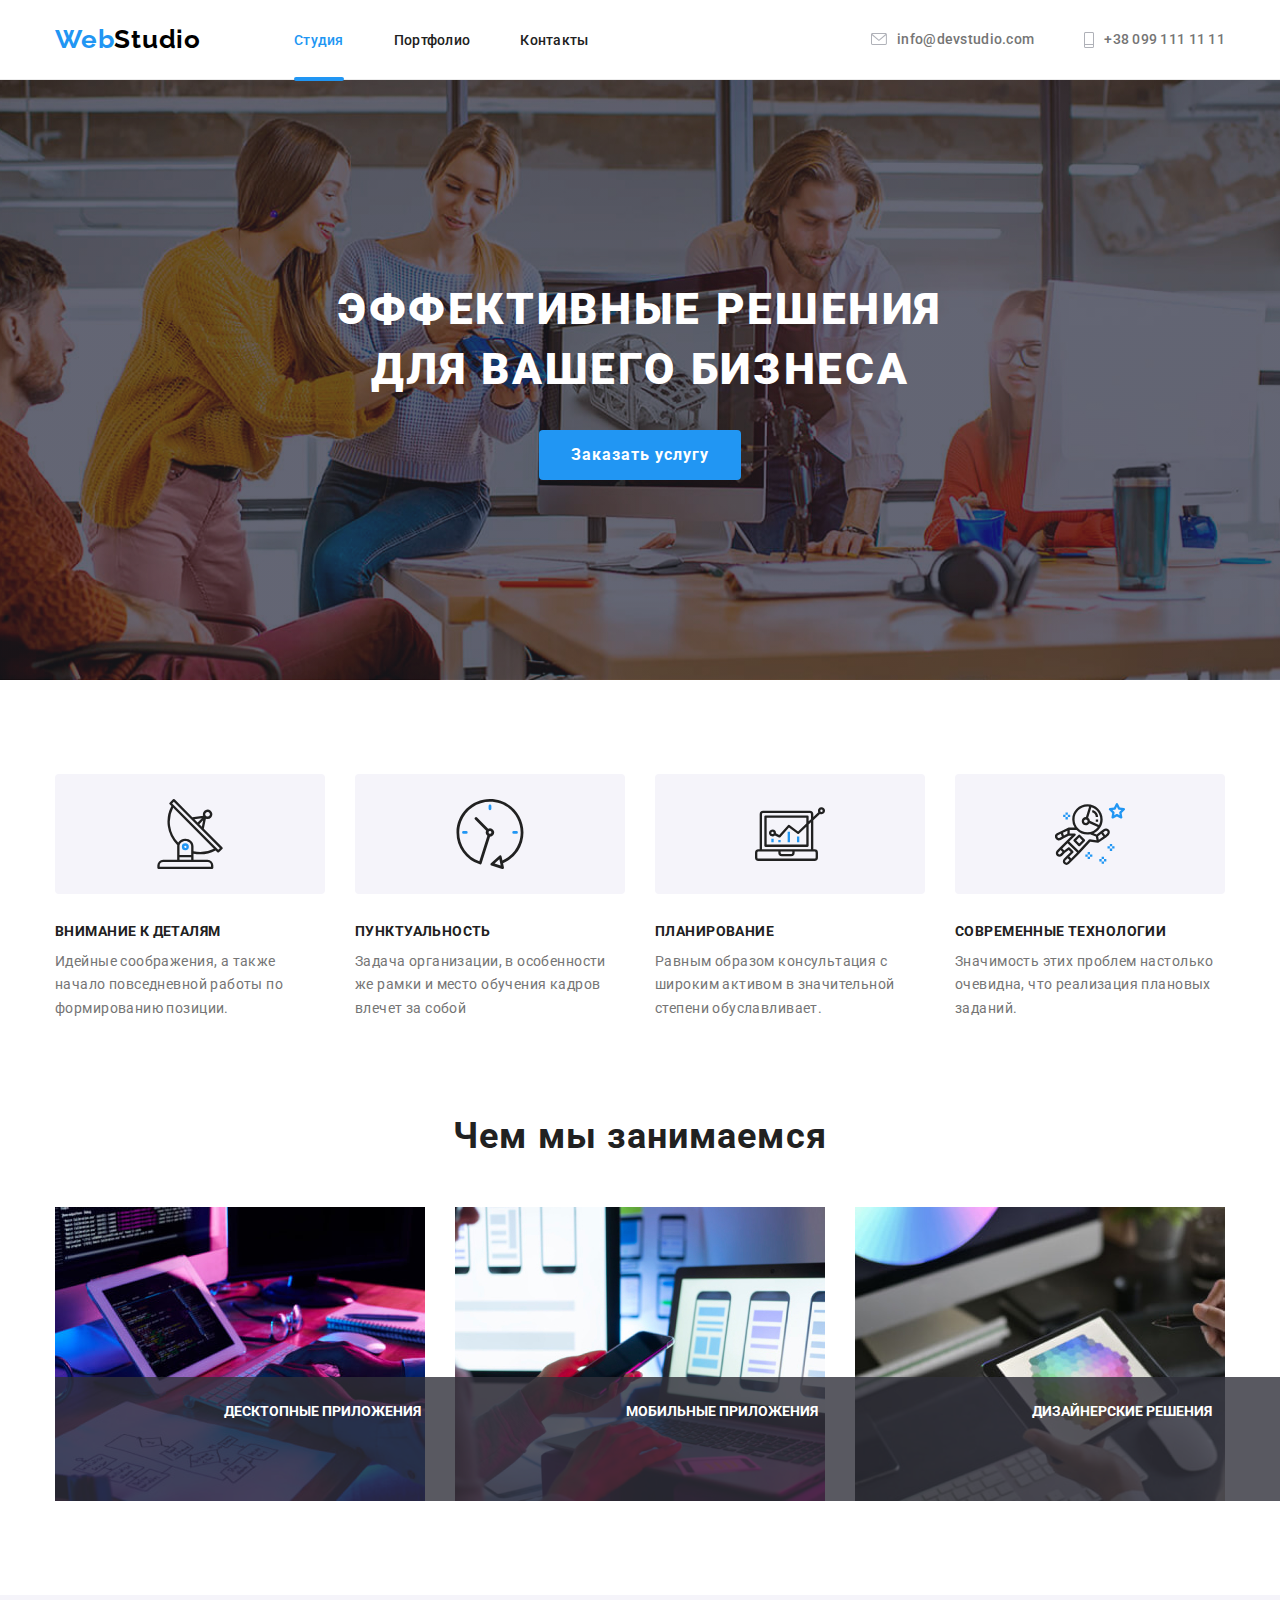
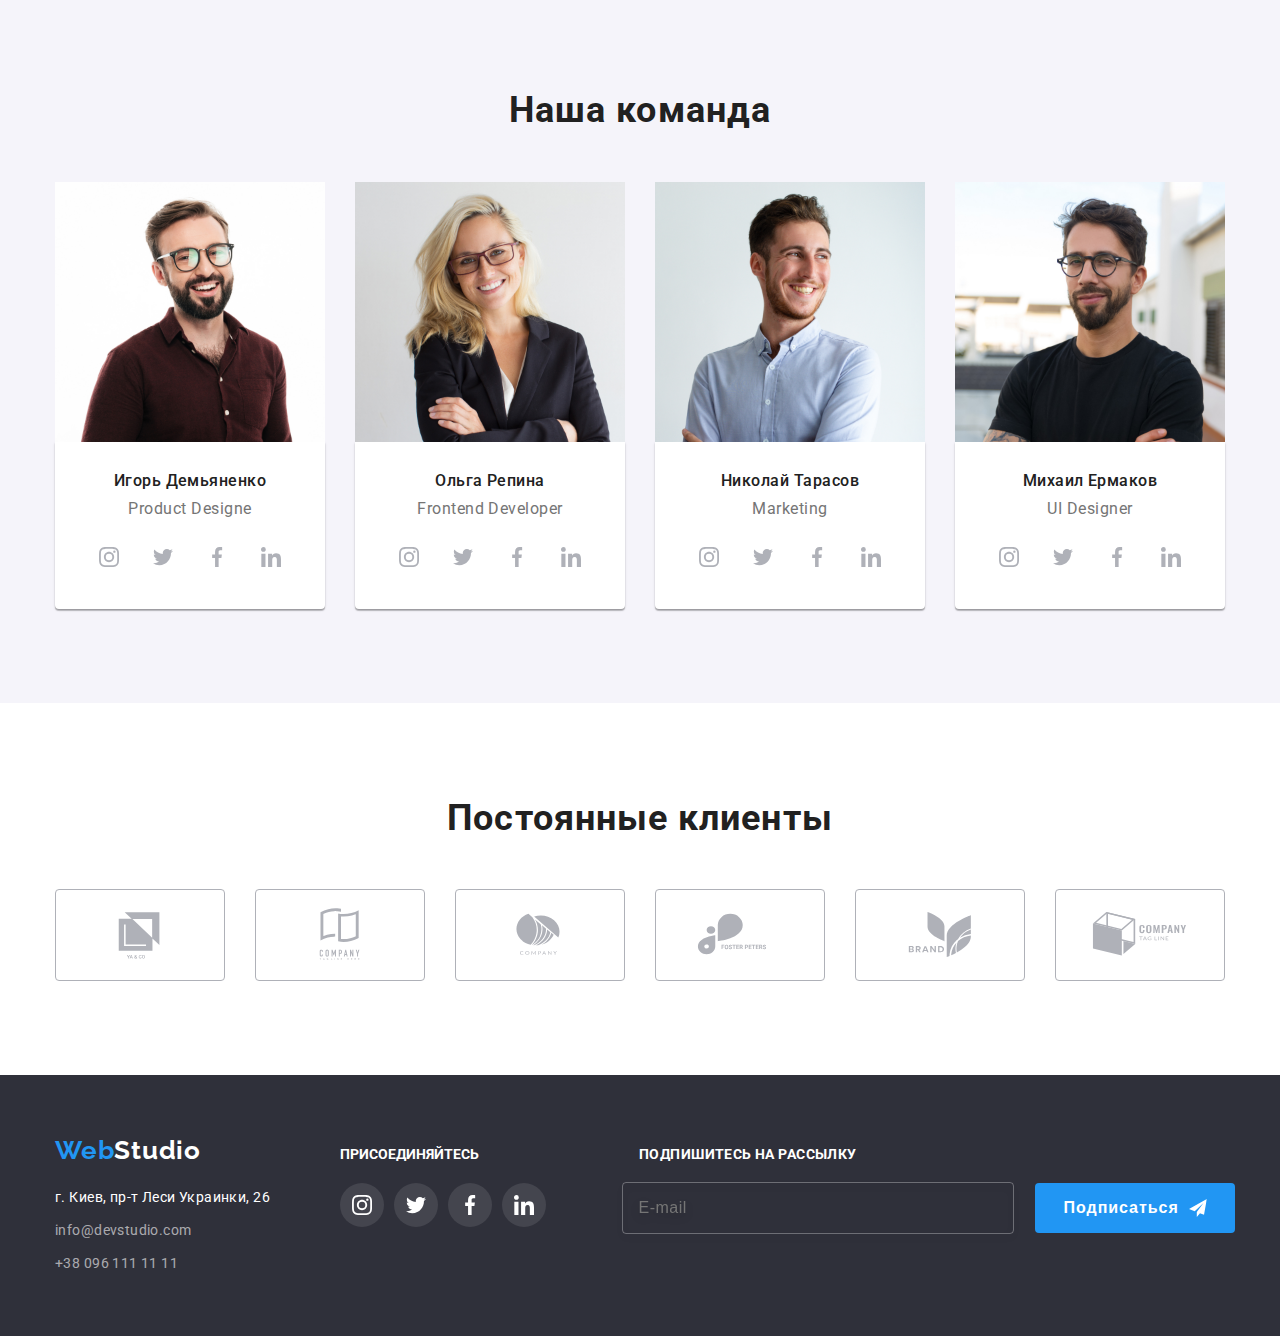
<file: index.html>
<!DOCTYPE html>
<html lang="ru">

<head>
  <meta charset="UTF-8" />
  <meta http-equiv="X-UA-Compatible" content="IE=edge" />
  <meta name="viewport" content="width=device-width, initial-scale=1.0" />
  <title>Студия</title>
  <link rel="preconnect" href="https://fonts.googleapis.com" />
  <link rel="preconnect" href="https://fonts.gstatic.com" crossorigin />
  <link href="https://fonts.googleapis.com/css2?family=Raleway:wght@700&family=Roboto:wght@400;500;700;900&display=swap"
    rel="stylesheet" />
  <link rel="stylesheet" href="https://cdnjs.cloudflare.com/ajax/libs/modern-normalize/1.1.0/modern-normalize.min.css"
    integrity="sha512-wpPYUAdjBVSE4KJnH1VR1HeZfpl1ub8YT/NKx4PuQ5NmX2tKuGu6U/JRp5y+Y8XG2tV+wKQpNHVUX03MfMFn9Q=="
    crossorigin="anonymous" referrerpolicy="no-referrer" />
  <link rel="stylesheet" href="./css/styles.css" />
  <link rel="stylesheet" href="./css/main.min.css" />
</head>

<body>
  <!--Шапка-->
  <header class="top-line">
    <div class="container container-top-line">
      <nav class="navigation">
        <a class="logo-home" href="index.html"><span class="logo-web">Web</span><span
            class="logo-studio">Studio</span></a>
        <ul class="nav__list">
          <li class="nav__item">
            <a class="nav__link selected" href="index.html">Студия</a>
          </li>
          <li class="nav__item">
            <a class="nav__link" href="portfolio.html">Портфолио</a>
          </li>
          <li class="nav__item"><a class="nav__link" href="">Контакты</a></li>
        </ul>
      </nav>
      <ul class="top-line-contacts-list">
        <li class="contact-item">
          <a class="contact-link" href="mailto:info@devstudio.com"><svg class="contact-icon" width="16" height="12">
              <use href="./images/sprite.svg#icon-envelope"></use>
            </svg>info@devstudio.com</a>
        </li>
        <li class="contact-item">
          <a class="contact-link" href="tel:++380991111111"><svg class="contact-icon" width="10" height="16">
              <use href="./images/sprite.svg#icon-Vector"></use>
            </svg>+38 099 111 11 11</a>
        </li>
      </ul>
    </div>
  </header>
  <main>
    <!--Банер-->
    <section class="hero">
      <div class="hero__container">
        <h1 class="hero__slogan">Эффективные решения для вашего бизнеса</h1>
        <button class="hero__btn" type="button" data-modal-open>Заказать услугу</button>

      </div>
    </section>
    <!--Особенности-->
    <section class="features section">
      <div class="container">
        <h2 class="section-title visually-hidden">Особенности</h2>
        <ul class="features-list">
          <li class="features-item">
            <div class="container-icon">
              <svg class="features-icon" width="70" height="70">
                <use href="./images/sprite.svg#icon-antenna"></use>
              </svg>
            </div>
            <h3 class="title-feature">Внимание к деталям</h3>
            <p class="descktription-feature">
              Идейные соображения, а также начало повседневной работы по
              формированию позиции.
            </p>
          </li>
          <li class="features-item">
            <div class="container-icon">
              <svg class="features-icon" width="70" height="70">
                <use href="./images/sprite.svg#icon-clock"></use>
              </svg>
            </div>
            <h3 class="title-feature">Пунктуальность</h3>
            <p class="descktription-feature">
              Задача организации, в особенности же рамки и место обучения
              кадров влечет за собой
            </p>
          </li>
          <li class="features-item">
            <div class="container-icon">
              <svg class="features-icon" width="70" height="70">
                <use href="./images/sprite.svg#icon-diagram"></use>
              </svg>
            </div>
            <h3 class="title-feature">Планирование</h3>
            <p class="descktription-feature">
              Равным образом консультация с широким активом в значительной
              степени обуславливает.
            </p>
          </li>
          <li class="features-item">
            <div class="container-icon">
              <svg class="features-icon" width="70" height="70">
                <use href="./images/sprite.svg#icon-astronaut"></use>
              </svg>
            </div>
            <h3 class="title-feature">Современные технологии</h3>
            <p class="descktription-feature">
              Значимость этих проблем настолько очевидна, что реализация
              плановых заданий.
            </p>
          </li>
        </ul>
      </div>
    </section>
    <!--Чем мы занимаемся-->
    <section class="gallery-previews section">
      <div class="container">
        <h2 class="preview-title">Чем мы занимаемся</h2>
        <ul class="preview-list">
          <li class="preview-item">
            <img src="./images/box1.jpg" alt="верстка сайта" width="370" height="294">
            <p class="preview-text">десктопные приложения</p>
          </li>
          <li class="preview-item">
            <img src="./images/box2.jpg" alt="работа за ноутбуком" width="370" height="294">
            <p class="preview-text">мобильные приложения</p>
          </li>
          <li class="preview-item">
            <img src="./images/box3.jpg" alt="современные технологии" width="370" height="294">
            <p class="preview-text">дизайнерские решения</p>
          </li>
        </ul>
      </div>
    </section>
    <!--Наша команда-->
    <section class="team section">
      <div class="container">
        <h2 class="team-title">Наша команда</h2>
        <ul class="team-card-list">
          <li class="card-item">
            <img src="./images/comanda/Игорь.jpg" alt="Игорь" width="270" height="260" />
            <div class="card-title">
              <h3 class="member-name">Игорь Демьяненко</h3>
              <p class="member-metier" lang="en">Product Designe</p>
              <ul class="team-soc-list list">
                <li class="team-soc-item">
                  <a class="team-soc-link" href="" target="_blank" rel="noopener noreferrer"
                    aria-label="иконка instagram">
                    <svg class="team-soc-icon" width="20" height="20">
                      <use href="./images/sprite.svg#icon-instagram"></use>
                    </svg>
                  </a>
                </li>
                <li class="team-soc-item">
                  <a class="team-soc-link" href="" target="_blank" rel="noopener noreferrer"
                    aria-label="иконка twitter">
                    <svg class="team-soc-icon" width="20" height="20">
                      <use href="./images/sprite.svg#icon-twitter"></use>
                    </svg>
                  </a>
                </li>
                <li class="team-soc-item">
                  <a class="team-soc-link" href="" target="_blank" rel="noopener noreferrer"
                    aria-label="иконка facebook">
                    <svg class="team-soc-icon" width="20" height="20">
                      <use href="./images/sprite.svg#icon-facebook"></use>
                    </svg>
                  </a>
                </li>
                <li class="team-soc-item">
                  <a class="team-soc-link" href="" target="_blank" rel="noopener noreferrer"
                    aria-label="иконка linkedin">
                    <svg class="team-soc-icon" width="20" height="20">
                      <use href="./images/sprite.svg#icon-linkedin"></use>
                    </svg>
                  </a>
                </li>
              </ul>
            </div>
          </li>
          <li class="card-item">
            <img src="./images/comanda/Ольга.jpg" alt="Ольга" width="270" height="260" />
            <div class="card-title">
              <h3 class="member-name">Ольга Репина</h3>
              <p class="member-metier" lang="en">Frontend Developer</p>
              <ul class="team-soc-list list">
                <li class="team-soc-item">
                  <a class="team-soc-link" href="" target="_blank" rel="noopener noreferrer"
                    aria-label="иконка instagram">
                    <svg class="team-soc-icon" width="20" height="20">
                      <use href="./images/sprite.svg#icon-instagram"></use>
                    </svg>
                  </a>
                </li>
                <li class="team-soc-item">
                  <a class="team-soc-link" href="" target="_blank" rel="noopener noreferrer"
                    aria-label="иконка twitter">
                    <svg class="team-soc-icon" width="20" height="20">
                      <use href="./images/sprite.svg#icon-twitter"></use>
                    </svg>
                  </a>
                </li>
                <li class="team-soc-item">
                  <a class="team-soc-link" href="" target="_blank" rel="noopener noreferrer"
                    aria-label="иконка facebook">
                    <svg class="team-soc-icon" width="20" height="20">
                      <use href="./images/sprite.svg#icon-facebook"></use>
                    </svg>
                  </a>
                </li>
                <li class="team-soc-item">
                  <a class="team-soc-link" href="" target="_blank" rel="noopener noreferrer"
                    aria-label="иконка linkedin">
                    <svg class="team-soc-icon" width="20" height="20">
                      <use href="./images/sprite.svg#icon-linkedin"></use>
                    </svg>
                  </a>
                </li>
              </ul>
            </div>
          </li>
          <li class="card-item">
            <img src="./images/comanda/Колька.jpg" alt="Колька" width="270" height="260" />
            <div class="card-title">
              <h3 class="member-name">Николай Тарасов</h3>
              <p class="member-metier" lang="en">Marketing</p>
              <ul class="team-soc-list list">
                <li class="team-soc-item">
                  <a class="team-soc-link" href="" target="_blank" rel="noopener noreferrer"
                    aria-label="иконка instagram">
                    <svg class="team-soc-icon" width="20" height="20">
                      <use href="./images/sprite.svg#icon-instagram"></use>
                    </svg>
                  </a>
                </li>
                <li class="team-soc-item">
                  <a class="team-soc-link" href="" target="_blank" rel="noopener noreferrer"
                    aria-label="иконка twitter">
                    <svg class="team-soc-icon" width="20" height="20">
                      <use href="./images/sprite.svg#icon-twitter"></use>
                    </svg>
                  </a>
                </li>
                <li class="team-soc-item">
                  <a class="team-soc-link" href="" target="_blank" rel="noopener noreferrer"
                    aria-label="иконка facebook">
                    <svg class="team-soc-icon" width="20" height="20">
                      <use href="./images/sprite.svg#icon-facebook"></use>
                    </svg>
                  </a>
                </li>
                <li class="team-soc-item">
                  <a class="team-soc-link" href="" target="_blank" rel="noopener noreferrer"
                    aria-label="иконка linkedin">
                    <svg class="team-soc-icon" width="20" height="20">
                      <use href="./images/sprite.svg#icon-linkedin"></use>
                    </svg>
                  </a>
                </li>
              </ul>
            </div>
          </li>
          <li class="card-item">
            <img src="./images/comanda/Мишка.jpg" alt="Мишка" width="270" height="260" />
            <div class="card-title">
              <h3 class="member-name">Михаил Ермаков</h3>
              <p class="member-metier" lang="en">UI Designer</p>
              <ul class="team-soc-list list">
                <li class="team-soc-item">
                  <a class="team-soc-link" href="" target="_blank" rel="noopener noreferrer"
                    aria-label="иконка instagram">
                    <svg class="team-soc-icon" width="20" height="20">
                      <use href="./images/sprite.svg#icon-instagram"></use>
                    </svg>
                  </a>
                </li>
                <li class="team-soc-item">
                  <a class="team-soc-link" href="" target="_blank" rel="noopener noreferrer"
                    aria-label="иконка twitter">
                    <svg class="team-soc-icon" width="20" height="20">
                      <use href="./images/sprite.svg#icon-twitter"></use>
                    </svg>
                  </a>
                </li>
                <li class="team-soc-item">
                  <a class="team-soc-link" href="" target="_blank" rel="noopener noreferrer"
                    aria-label="иконка facebook">
                    <svg class="team-soc-icon" width="20" height="20">
                      <use href="./images/sprite.svg#icon-facebook"></use>
                    </svg>
                  </a>
                </li>
                <li class="team-soc-item">
                  <a class="team-soc-link" href="" target="_blank" rel="noopener noreferrer"
                    aria-label="иконка linkedin">
                    <svg class="team-soc-icon" width="20" height="20">
                      <use href="./images/sprite.svg#icon-linkedin"></use>
                    </svg>
                  </a>
                </li>
              </ul>
            </div>
          </li>
        </ul>
      </div>
    </section>
    <!--Постоянные клиенты-->
    <section class="section">
      <div class="container">
        <h2 class="section__title">Постоянные клиенты</h2>
        <ul class="client__list ">
          <li class="client__item">
            <a href="" class="client__link">
              <svg class="client__icon" width="106" height="60">
                <use href="./images/sprite.svg#icon-Logo"></use>
              </svg>
            </a>
          </li>
          <li class="client__item">
            <a href="" class="client__link">
              <svg class="client__icon" width="106" height="60">
                <use href="./images/sprite.svg#icon-Logo-1"></use>
              </svg>
            </a>
          </li>
          <li class="client__item">
            <a href="" class="client__link">
              <svg class="client__icon" width="106" height="60">
                <use href="./images/sprite.svg#icon-Logo-2"></use>
              </svg>
            </a>
          </li>
          <li class="client__item">
            <a href="" class="client__link">
              <svg class="client__icon" width="106" height="60">
                <use href="./images/sprite.svg#icon-Logo-3"></use>
              </svg>
            </a>
          </li>
          <li class="client__item">
            <a href="" class="client__link">
              <svg class="client__icon" width="106" height="60">
                <use href="./images/sprite.svg#icon-Logo-4"></use>
              </svg>
            </a>
          </li>
          <li class="client__item">
            <a href="" class="client__link">
              <svg class="client__icon" width="106" height="60">
                <use href="./images/sprite.svg#icon-Logo-5"></use>
              </svg>
            </a>
          </li>
        </ul>
      </div>
    </section>
  </main>
  <!--Подвал-->
  <footer class="footer">
    <div class="container address">
      <div class="address-container">
        <a class="footer-logo" href="index.html"><span class="footer-logo-web">Web</span><span
            class="footer-logo-studio">Studio</span></a>
        <address class="footer-address">
          <ul class="footer-contacts-list">
            <li class="footer-contact-item">
              <a class="footer-contact-link" href="https://goo.gl/maps/jhVAWQaJCBuwxQd86">
                <p class="map">г. Киев, пр-т Леси Украинки, 26</p>
              </a>
            </li>
            <li class="footer-contact-item">
              <a class="footer-contact-link" href="mailto:info@devstudio.com">info@devstudio.com</a>
            </li>
            <li class="footer-contacts-item">
              <a class="footer-contact-link" href="tel:+380961111111">+38 096 111 11 11</a>
            </li>
          </ul>
        </address>
      </div>
      <div class="join-container">
        <p class="join-text">присоединяйтесь</p>
        <ul class="join-soc-list list">
          <li class="join-soc-item">
            <a href="" class="join-soc-link">
              <svg class="join-soc-icon" width="20" height="20">
                <use href="./images/sprite.svg#icon-instagram"></use>
              </svg>
            </a>
          </li>
          <li class="join-soc-item">
            <a href="" class="join-soc-link">
              <svg class="join-soc-icon" width="20" height="20">
                <use href="./images/sprite.svg#icon-twitter"></use>
              </svg>
            </a>
          </li>
          <li class="join-soc-item">
            <a href="" class="join-soc-link">
              <svg class="join-soc-icon" width="20" height="20">
                <use href="./images/sprite.svg#icon-facebook"></use>
              </svg>
            </a>
          </li>
          <li class="join-soc-item">
            <a href="" class="join-soc-link">
              <svg class="join-soc-icon" width="20" height="20">
                <use href="./images/sprite.svg#icon-linkedin"></use>
              </svg>
            </a>
          </li>
        </ul>
      </div>
      <div class="footer-mail">
        <strong class="footer-mail-title">Подпишитесь на рассылку</strong>
        <form class="footer-form">
          <label class="footer-form-group">
            <input class="footer-form-input" type="email" name="user-mail" placeholder="E-mail" />
          </label>
          <button class="footer-form-btn" type="submit">
            Подписаться
            <svg class="footer-form-icon" width="24" height="24">
              <use href="./images/sprite.svg#icon-send"></use>
            </svg>
          </button>
        </form>
      </div>
    </div>
  </footer>
  <div class="backdrop is-hidden" data-modal>
    <!--Модальное окно-->
    <div class="modal-hero">
      <button class="hero-modal-btn" data-modal-close><svg class="hero-icon" width="18" height="18">
          <use href="./images/sprite.svg#icon-xrestik"></use>
        </svg></button>
      <!--Форма модального окна-->
      <b class="modal-text">Оставьте свои данные, мы вам перезвоним</b>
      <form class="contact-form" autocomplete="off">
        <label class="label" for="name">
          <span class="name">Имя</span>
          <input class="form-input" type="tel" name="user-name" />
          <svg class="form-icon" width="13" height="13">
            <use href="./images/sprite.svg#icon-name"></use>
          </svg>
        </label>
        <label class="label">
          <span class="name">Телефон</span>
          <input class="form-input" type="phone" name="user-phone" />
          <svg class="form-icon" width="12" height="12">
            <use href="./images/sprite.svg#icon-pfone"></use>
          </svg>
        </label>
        <label class="label">
          <span class="name">Почта</span>
          <input class="form-input" type="mail" name="user-mail" />
          <svg class="form-icon" width="15" height="15">
            <use href="./images/sprite.svg#icon-mail"></use>
          </svg>
        </label>
        <label class="textarea-label">
          <span class="name">Коментарий</span>
          <textarea class="form-textarea" type="comment" name="comment" rows="7" placeholder="Введите текст"></textarea>
        </label>

        <label class="form-policy">
          <input class="checkbox visually-hidden" type="checkbox" />
          <span class="custom-checkbox">
            <svg class="custom-checkbox-icon" width="16" height="15">
              <use href="./images/sprite.svg#icon-galochka"></use>
            </svg>
          </span>
          <span class="form-policy-desc">Соглашаюсь с рассылкой и принимаю
            <a href="" class="form-policy-link">Условия договора</a>
          </span>
        </label>
        <button class="sumbit-btn" type="submit">Отправить</button>
      </form>
    </div>
  </div>
  <script src="./js/modal.js"></script>
</body>

</html>
</file>
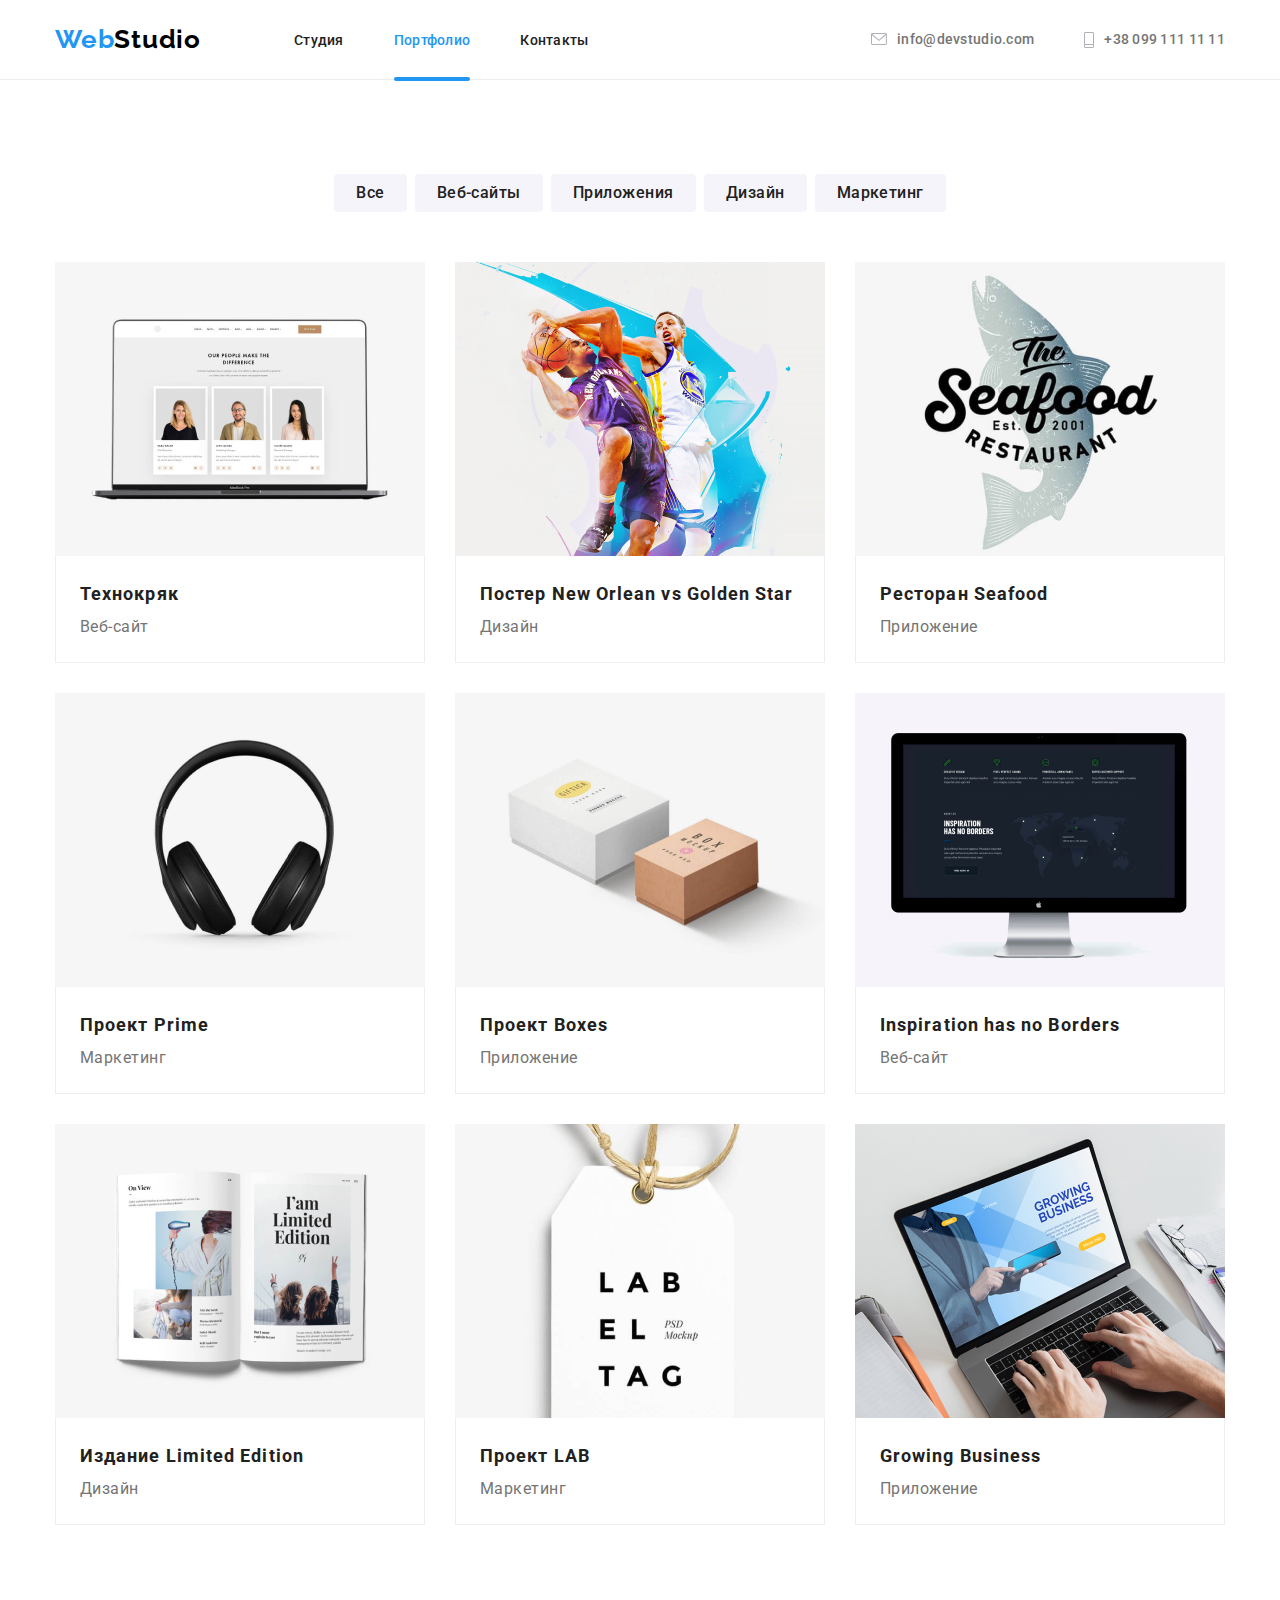
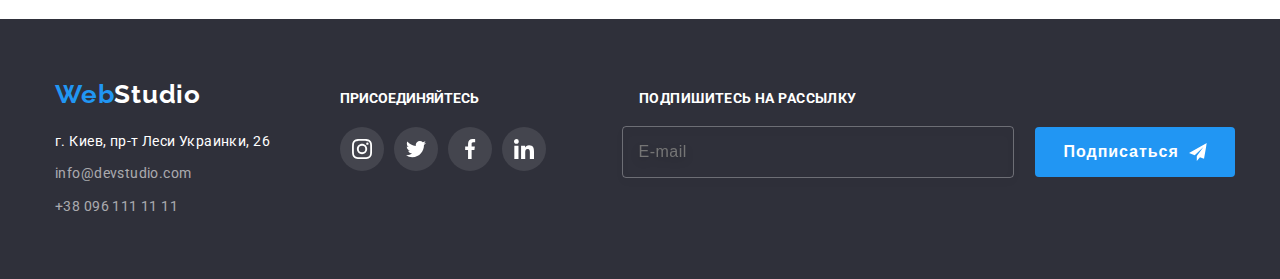
<file: portfolio.html>
<!DOCTYPE html>
<html lang="en">

<head>
  <meta charset="UTF-8" />
  <meta http-equiv="X-UA-Compatible" content="IE=edge" />
  <meta name="viewport" content="width=device-width, initial-scale=1.0" />
  <title>Студия</title>
  <link rel="preconnect" href="https://fonts.googleapis.com" />
  <link rel="preconnect" href="https://fonts.gstatic.com" crossorigin />
  <link href="https://fonts.googleapis.com/css2?family=Raleway:wght@700&family=Roboto:wght@400;500;700;900&display=swap"
    rel="stylesheet" />
  <link rel="stylesheet" href="https://cdnjs.cloudflare.com/ajax/libs/modern-normalize/1.1.0/modern-normalize.min.css"
    integrity="sha512-wpPYUAdjBVSE4KJnH1VR1HeZfpl1ub8YT/NKx4PuQ5NmX2tKuGu6U/JRp5y+Y8XG2tV+wKQpNHVUX03MfMFn9Q=="
    crossorigin="anonymous" referrerpolicy="no-referrer" />
  <link rel="stylesheet" href="./css/styles.css" />
</head>

<body>
  <!--Шапка-->
  <header class="top-line">
    <div class="container container-top-line">
      <nav class="navigation">
        <a class="logo-home" href="index.html"><span class="logo-web">Web</span><span
            class="logo-studio">Studio</span></a>
        <ul class="nav__list">
          <li class="nav__item">
            <a class="nav__link" href="index.html">Студия</a>
          </li>
          <li class="nav__item">
            <a class="nav__link selected" href="portfolio.html">Портфолио</a>
          </li>
          <li class="nav__item"><a class="nav__link" href="">Контакты</a></li>
        </ul>
      </nav>
      <ul class="top-line-contacts-list">

        <li class="contact-item">
          <a class="contact-link" href="mailto:info@devstudio.com"><svg class="contact-icon" width="16" height="12">
              <use href="./images/sprite.svg#icon-envelope"></use>
            </svg>info@devstudio.com</a>
        </li>
        <li class="contact-item">
          <a class="contact-link" href="tel:++380991111111"><svg class="contact-icon" width="10" height="16">
              <use href="./images/sprite.svg#icon-Vector"></use>
            </svg>+38 099 111 11 11</a>
        </li>

      </ul>
    </div>
  </header>
  <main>
    <section class="projects-section section">
      <!--Фильтер-->
      <div class="container">
        <h1 class="section-title visually-hidden">Фильтер</h1>
        <ul class="filter-buttons-list">
          <li class="filter-item">
            <button class="filter-btn" type="button">Все</button>
          </li>
          <li class="filter-item">
            <button class="filter-btn" type="button">Веб-сайты</button>
          </li>
          <li class="filter-item">
            <button class="filter-btn" type="button">Приложения</button>
          </li>
          <li class="filter-item">
            <button class="filter-btn" type="button">Дизайн</button>
          </li>
          <li class="filter-item">
            <button class="filter-btn" type="button">Маркетинг</button>
          </li>
        </ul>
        <!--Портфолио-->
        <h2 class="section-title visually-hidden">Портфолио</h2>
        <ul class="projects-list">
          <li class="project-item">
            <a class="project-link" href="">
              <div class="project-overlay">
                <img src="./images/portfolio/img.jpg" alt="сайт технокряк" width="370" />
                <p class="project-text">Ресурс предлагает комплексные предложения
                  с разным уровнем функционала и сервисов.
                  Все это позволит
                  посетителю получить
                  исчерпывающие сведения о компании или частном лице.</p>
              </div>
              <div class="card-project">
                <div class="project-overlay"></div>
                <h3 class="project-name">Технокряк</h3>
                <p class="development-type">Веб-сайт</p>
              </div>
            </a>
          </li>
          <li class="project-item">
            <a class="project-link" href="">
              <div class="project-overlay">
                <img src="./images/portfolio/img2.jpg" alt="Постер New Orlean vs Golden Star" width="370" />
                <p class="project-text">Ресурс предлагает комплексные предложения
                  с разным уровнем функционала и сервисов.
                  Все это позволит
                  посетителю получить
                  исчерпывающие сведения о компании или частном лице.</p>
              </div>
              <div class="card-project">
                <h3 class="project-name">Постер New Orlean vs Golden Star</h3>
                <p class="development-type">Дизайн</p>
              </div>
            </a>
          </li>
          <li class="project-item">
            <a class="project-link" href="">
              <div class="project-overlay">
                <img src="./images/portfolio/img3.jpg" alt="Ресторан Seafood" width="370" />
                <p class="project-text">Ресурс предлагает комплексные предложения
                  с разным уровнем функционала и сервисов.
                  Все это позволит
                  посетителю получить
                  исчерпывающие сведения о компании или частном лице.</p>
              </div>
              <div class="card-project">
                <h3 class="project-name">Ресторан Seafood</h3>
                <p class="development-type">Приложение</p>
              </div>
            </a>
          </li>
          <li class="project-item">
            <a class="project-link" href="">
              <div class="project-overlay">
                <img src="./images/portfolio/img4.jpg" alt="Проект Prime" width="370" />
                <p class="project-text">Ресурс предлагает комплексные предложения
                  с разным уровнем функционала и сервисов.
                  Все это позволит
                  посетителю получить
                  исчерпывающие сведения о компании или частном лице.</p>
              </div>
              <div class="card-project">
                <h3 class="project-name">Проект Prime</h3>
                <p class="development-type">Маркетинг</p>
              </div>
            </a>
          </li>
          <li class="project-item">
            <a class="project-link" href="">
              <div class="project-overlay">
                <img src="./images/portfolio/img5.jpg" alt="Проект Boxes" width="370" />
                <p class="project-text">Ресурс предлагает комплексные предложения
                  с разным уровнем функционала и сервисов.
                  Все это позволит
                  посетителю получить
                  исчерпывающие сведения о компании или частном лице.</p>
              </div>
              <div class="card-project">
                <h3 class="project-name">Проект Boxes</h3>
                <p class="development-type">Приложение</p>
              </div>
            </a>
          </li>
          <li class="project-item">
            <a class="project-link" href="">
              <div class="project-overlay">
                <img src="./images/portfolio/img6.jpg" alt="Inspiration has no Borders" width="370" />
                <p class="project-text">Ресурс предлагает комплексные предложения
                  с разным уровнем функционала и сервисов.
                  Все это позволит
                  посетителю получить
                  исчерпывающие сведения о компании или частном лице.</p>
              </div>
              <div class="card-project">
                <h3 class="project-name">Inspiration has no Borders</h3>
                <p class="development-type">Веб-сайт</p>
              </div>
            </a>
          </li>
          <li class="project-item">
            <a class="project-link" href="">
              <div class="project-overlay">
                <img src="./images/portfolio/img7.jpg" alt="Издание Limited Edition" width="370" />
                <p class="project-text">Ресурс предлагает комплексные предложения
                  с разным уровнем функционала и сервисов.
                  Все это позволит
                  посетителю получить
                  исчерпывающие сведения о компании или частном лице.</p>
              </div>
              <div class="card-project">
                <h3 class="project-name">Издание Limited Edition</h3>
                <p class="development-type">Дизайн</p>
              </div>
            </a>
          </li>
          <li class="project-item">
            <a class="project-link" href="">
              <div class="project-overlay">
                <img src="./images/portfolio/img8.jpg" alt="Проект LAB" width="370" />
                <p class="project-text">Ресурс предлагает комплексные предложения
                  с разным уровнем функционала и сервисов.
                  Все это позволит
                  посетителю получить
                  исчерпывающие сведения о компании или частном лице.</p>
              </div>
              <div class="card-project">
                <h3 class="project-name">Проект LAB</h3>
                <p class="development-type">Маркетинг</p>
              </div>
            </a>
          </li>
          <li class="project-item">
            <a class="project-link" href="">
              <div class="project-overlay">
                <img src="./images/portfolio/img9.jpg" alt="Growing Business" width="370" />
                <p class="project-text">Ресурс предлагает комплексные предложения
                  с разным уровнем функционала и сервисов.
                  Все это позволит
                  посетителю получить
                  исчерпывающие сведения о компании или частном лице.</p>
              </div>
              <div class="card-project">
                <h3 class="project-name">Growing Business</h3>
                <p class="development-type">Приложение</p>
              </div>
            </a>
          </li>
        </ul>
      </div>
    </section>
  </main>
  <!--Подвал-->
  <footer class="footer">
    <div class="container address">
      <div class="address-container">
        <a class="footer-logo" href="index.html"><span class="footer-logo-web">Web</span><span
            class="footer-logo-studio">Studio</span></a>
        <address class="footer-address">
          <ul class="footer-contacts-list">
            <li class="footer-contact-item">
              <a class="footer-contact-link" href="https://goo.gl/maps/jhVAWQaJCBuwxQd86">
                <p class="map">г. Киев, пр-т Леси Украинки, 26</p>
              </a>
            </li>
            <li class="footer-contact-item">
              <a class="footer-contact-link" href="mailto:info@devstudio.com">info@devstudio.com</a>
            </li>
            <li class="footer-contacts-item">
              <a class="footer-contact-link" href="tel:+380961111111">+38 096 111 11 11</a>
            </li>
          </ul>
        </address>
      </div>
      <div class="join-container">
        <p class="join-text">присоединяйтесь</p>
        <ul class="join-soc-list list">
          <li class="join-soc-item">
            <a href="" class="join-soc-link">
              <svg class="join-soc-icon" width="20" height="20">
                <use href="./images/sprite.svg#icon-instagram"></use>
              </svg>
            </a>
          </li>
          <li class="join-soc-item">
            <a href="" class="join-soc-link">
              <svg class="join-soc-icon" width="20" height="20">
                <use href="./images/sprite.svg#icon-twitter"></use>
              </svg>
            </a>
          </li>
          <li class="join-soc-item">
            <a href="" class="join-soc-link">
              <svg class="join-soc-icon" width="20" height="20">
                <use href="./images/sprite.svg#icon-facebook"></use>
              </svg>
            </a>
          </li>
          <li class="join-soc-item">
            <a href="" class="join-soc-link">
              <svg class="join-soc-icon" width="20" height="20">
                <use href="./images/sprite.svg#icon-linkedin"></use>
              </svg>
            </a>
          </li>
        </ul>
      </div>
      <div class="footer-mail">
        <strong class="footer-mail-title">Подпишитесь на рассылку</strong>
        <form class="footer-form">
          <label class="footer-form-group">
            <input class="footer-form-input" type="email" name="user-mail" placeholder="E-mail" />
          </label>
          <button class="footer-form-btn" type="submit">
            Подписаться
            <svg class="footer-form-icon" width="24" height="24">
              <use href="./images/sprite.svg#icon-send"></use>
            </svg>
          </button>
        </form>
      </div>
    </div>
  </footer>
</body>

</html>
</file>
<file: css/styles.css>
:root {
  --primary-font: "Roboto", sans-serif;
  --logo-font: "Raleway", sans-serif;
  --text-color: #757575;
  --titl-text-color: #212121;
  --footer-text-color: #ffffff;
  --secondary-footer-text-color: rgba(255, 255, 255, 0.6);
  --background-hero: #2f303a;
  --background-team: #f5f4fa;
  --background-footer: #2f303a;
  --background-btn: #2196f3;
  --web-logo-color: #2196f3;
  --secondary-logo-color: #000000;
  --secondary-logo-footer-color: #ffffff;
  --hero-text-color: #ffffff;
  --accent-color: #188ce8;
  --icon-color: #AFB1B8;
}

body {
  margin: auto;
  font-family: var(--primary-font);
}

h1,
h2,
h3,
h4,
p {
  margin-top: 0;
  margin-bottom: 0;
}

img {
  display: block;
}

ul,
ol {
  margin-top: 0;
  margin-bottom: 0;
  padding-left: 0;
}

img {
  display: block;
  max-width: 100%;
  height: auto;
}

.visually-hidden {
  position: absolute;
  width: 1px;
  height: 1px;
  margin: -1px;
  border: 0;
  padding: 0;
  white-space: nowrap;
  clip-path: inset(100%);
  clip: rect(0 0 0 0);
  overflow: hidden;
}

ul {
  list-style: none;
  font-style: normal;
}

a {
  text-decoration: none;
}
.container {

  box-sizing: border-box;
  width: 1200px;
  padding-left: 15px;
  padding-right: 15px;
  margin-left: auto;
  margin-right: auto;
}

.section {
  padding-top: 94px;
  padding-bottom: 94px;
}
/*==========шапка==========*/
.top-line {
  padding-top: 24px;
  padding-bottom: 24px;
  border-bottom: 1px solid #ececec;
}

.navigation {
  display: flex;

}
.container-top-line {
  display: flex;
  align-items: center;
}

.logo-home {
  font-family: var(--logo-font);
  font-weight: 700;
  font-size: 26px;
  line-height: 31px;
  letter-spacing: 0.03em;
  margin-right: 93px;

}

.logo-web {
  color: var(--web-logo-color);
}

.logo-studio {
  color: var(--secondary-logo-color);
}
.nav__list {
  display: flex;
  align-items: center;
  
}
.nav__item:not(:last-child) {
  margin-right: 50px;
 
}

.nav__link {
  position: relative;
  padding-top: 32px;
  padding-bottom: 32px;
  font-weight: 500;
  font-size: 14px;
  line-height: 1.14;
  letter-spacing: 0.02em;
  color: var(--titl-text-color);
  transition: color 250ms cubic-bezier(0.4, 0, 0.2, 1);
}

.nav__link.selected::after {
  content: "";
  display: inline-block;
  bottom: -1px;
  left: 0px;
  width: 100%;
  height: 4px;
  border-radius: 2px;
  background-color: var(--background-btn);
  position: absolute;
  
  
} 
.selected.nav__link {
  color: var(--background-btn);
}

.nav__link:hover,
.nav__link:focus {
  color: var(--accent-color);
}
.top-line-contacts-list {
  display: flex;
  margin-left: auto;
}
.contact-item:not(:last-child) {
  margin-right: 50px;
}

.contact-link {
  font-weight: 500;
  font-size: 14px;
  line-height: 1.14;
  letter-spacing: 0.02em;
  color: var(--text-color);

  display: flex;
  justify-content: center;
  align-items: center;
  fill: var(--icon-color);
  transition: color 250ms cubic-bezier(0.4, 0, 0.2, 1), fill 250ms cubic-bezier(0.4, 0, 0.2, 1);
}


.contact-icon {
  margin-right: 10px;
}

.contact-link:hover,
.contact-link:focus,
.contact-icon:hover,
.contact-icon:focus {
  color: var(--accent-color);
  fill: var(--accent-color);
}
/* ============банер-герой============= */
.hero {
  background-color: var(--background-hero);
  padding-top: 200px;
  padding-bottom: 200px;
  background-image: linear-gradient(
      rgba(47, 48, 58, 0.4),
      rgba(47, 48, 58, 0.4)
    ),
    url(../images/hero/hero.jpg);
  background-repeat: no-repeat;
  background-size: cover;
  background-position: center;
  max-width: 1600px;
  margin: 0 auto;
}
.hero__container {
  box-sizing: border-box;
  max-width: 670px;
  padding-left: 15px;
  padding-right: 15px;
  margin: auto;
}

.hero__slogan {
  font-weight: 900;
  font-size: 44px;
  line-height: 1.36;
  text-align: center;
  letter-spacing: 0.06em;
  text-transform: uppercase;
  color: var(--hero-text-color);
  margin-bottom: 30px;
}

.hero__btn {
  border: none;
  font-family: inherit;
  font-weight: 700;
  font-size: 16px;
  line-height: 1.87;
  align-items: center;
  text-align: center;
  letter-spacing: 0.06em;
  color: var(--hero-text-color);
  cursor: pointer;
  background-color: var(--background-btn);
  padding: 10px 32px;
  border-radius: 4px;
  display: block;
  margin: auto;
  transition: background-color 250ms cubic-bezier(0.4, 0, 0.2, 1);
      
}

.hero__btn:hover,
.hero__btn:focus {
  background-color: var(--accent-color);
}


/*===========фильтер портфолио============*/

.filter-buttons-list {
  display: flex;
  justify-content: center;
  margin-bottom: 50px;
}

.filter-btn {
  border: none;
  font-family: "Roboto";
  font-weight: 500;
  font-size: 16px;
  line-height: 1.62;
  align-items: center;
  text-align: center;
  letter-spacing: 0.03em;
  color: var(--titl-text-color);
  cursor: pointer;
  background-color: var(--background-team);
  padding: 6px 22px;
  border-radius: 4px;
  display: block;
  transition: background-color 250ms cubic-bezier(0.4, 0, 0.2, 1),
    color 250ms cubic-bezier(0.4, 0, 0.2, 1), box-shadow 250ms cubic-bezier(0.4, 0, 0.2, 1);
}
.filter-item:not(:last-child) {
  margin-right: 8px;
}

.filter-btn:hover,
.filter-btn:focus {
  background-color: var(--accent-color);
  color: var(--hero-text-color);
  box-shadow: 0px 3px 1px rgba(0, 0, 0, 0.1),
  0px 1px 2px rgba(0, 0, 0, 0.08),
  0px 2px 2px rgba(0, 0, 0, 0.12);
}
/*===================== портфолио =================*/
.projects-list {
  
  display: flex;
  flex-wrap: wrap;
  margin-left: -30px;
  margin-top: -30px;
}
.project-item {
  
  flex-basis: calc((100% - 90px) / 3);
  margin-left: 30px;
  margin-top: 30px;
}
.project-link {
  
  text-decoration:none;
  display: block;
  transition: box-chadow 250ms cubic-bezier(0.4, 0, 0.2, 1);
}
.project-overlay {
position: relative;
overflow: hidden;
}
.project-text {
  position: absolute;
  
  width: 100%;
  height: 100%;
  padding: 63px 24px;
  font-size: 18px;
  line-height: 1.56;
  letter-spacing: 0.03em;
  color: var(--hero-text-color);
  background: rgba(33, 150, 243, 0.9);
  opacity: 0;
  transition: transform 250ms cubic-bezier(0.4, 0, 0.2, 1), opacity 250ms cubic-bezier(0.4, 0, 0.2, 1);
}
.project-link:hover .project-text,
.project-link:focus .project-text {
  transform: translateY(-100%);
  opacity: 1;
}

.project-link:hover {
  box-shadow: 0px 1px 1px rgba(0, 0, 0, 0.12),
  0px 4px 4px rgba(0, 0, 0, 0.06),
  1px 4px 6px rgba(0, 0, 0, 0.16);
}
.card-project {
  padding: 20px 24px;
  background: var(--footer-text-color);
  border: 1px solid #eeeeee;
  border-top: none;
  box-sizing: border-box;
}
.project-name {
  font-weight: 700;
  font-size: 18px;
  line-height: 2;
  letter-spacing: 0.06em;
  color: var(--titl-text-color);
}
.development-type {
  font-size: 16px;
  line-height: 1.87;
  letter-spacing: 0.03em;
}
.development-type {
 color: var(--text-color);
}

/* ======================особености======================== */
.features-list {
  display: flex;
  flex-wrap: wrap;
  margin-right: -30px;
  margin-top: -30px;

}
.features-item {
  flex-basis: calc((100% - 120px) / 4);
  margin-right: 30px;
  margin-top: 30px;

}
.title-feature { 
  font-weight: 700;
  font-size: 14px;
  line-height: 1.14;
  letter-spacing: 0.03em;
  text-transform: uppercase;
  color: var(--titl-text-color);
  margin-bottom: 10px;
}
.descktription-feature {
  font-size: 14px;
  line-height: 1.71;
  letter-spacing: 0.03em;
  color: var(--text-color);
}
.container-icon {
  width: 270px;
  height: 120px;
  background: var( --background-team );
  border-radius: 4px;
  display: flex;
  justify-content: center;
  align-items: center;
  margin-bottom: 30px;
}

/* ========================Чем мы  занимаемся===================== */
.gallery-previews {
  padding-top: 0;
}

.preview-title {
  font-weight: 700;
  font-size: 36px;
  line-height: 1.17;
  text-align: center;
  letter-spacing: 0.03em;
  color: var(--titl-text-color);
  margin-bottom: 50px;
}
.preview-list {
  display: flex;
  flex-wrap: wrap;
  justify-content: space-between;

}
.preview-item {
  position: relative;
}
.preview-item .preview-text {
  content: "";
  display: block;
  position: absolute;
  bottom: 0;
  left: 0;
  width: 100%;
  height: 70px;
  font-style: normal;
  font-weight: 700;
  font-size: 14px;
  line-height: 1.14;
  text-align: center;
  letter-spacing: 0,03em;
  padding: 27px 82px;
  text-transform: uppercase;
  color: var(--hero-text-color);
  background-color: rgba(47, 48, 58, 0.8);
}

/* ======================Наша команда=========================== */
.team {
  background-color: var(--background-team);
}
.team-title {
  font-weight: 700;
  font-size: 36px;
  line-height: 1.17;
  text-align: center;
  letter-spacing: 0.03em;
  color: var(--titl-text-color);
  margin-bottom: 50px;
}
.team-card-list {
  display: flex;
  flex-wrap: wrap;
  margin-right: -30px;
  margin-top: -30px;
}
.team-soc-list {
  display: flex;
  justify-content: center;
  align-items: center;
    
}
.team-soc-link {
  display: flex;
  align-items: center;
  justify-content: center;
  width: 44px;
  height: 44px;
  border-radius: 50%;
    
  background-color: #FFFFFF;
  transition: background-color 250ms cubic-bezier(0.4, 0, 0.2, 1);  
}
.team-soc-link:hover,
.team-soc-link:focus {
  background-color: #2196F3;
  
}
.team-soc-link:hover .team-soc-icon {
  fill: #ffffff;
 
}
.team-soc-icon {
  fill: var(--icon-color);
  transition: fill 250ms cubic-bezier(0.4, 0, 0.2, 1);
}
.team-soc-item:not(:last-child){
  margin-right: 10px;
}
.projects-title {
  position: absolute;
  width: 1px;
  height: 1px;
  margin: -1px;
  border: 0;
  padding: 0;
  white-space: nowrap;
  clip-path: inset(100%);
  clip: rect(0 0 0 0);
  overflow: hidden;
}
.card-item {
  flex-basis: calc((100% - 120px) / 4);
  margin-right: 30px;
  margin-top: 30px;
}
.card-title {
  padding-top: 30px;
  padding-bottom: 30px;
  background: var(--footer-text-color);
  box-shadow: 0px 1px 3px rgba(0, 0, 0, 0.12), 0px 1px 1px rgba(0, 0, 0, 0.14),
    0px 2px 1px rgba(0, 0, 0, 0.2);
  border-radius: 0px 0px 4px 4px;
}
.member-name {
  font-weight: 500;
  font-size: 16px;
  line-height: 1.18;
  text-align: center;
  letter-spacing: 0.03em;
  color: var(--titl-text-color);
  margin-bottom: 10px;
}
.member-metier {
  font-size: 16px;
  line-height: 1.18;
  text-align: center;
  letter-spacing: 0.03em;
  margin-bottom: 16px;
}
.member-metier {
 color: var(--text-color);
}

/* =======================Постоянные клиенты================ */
.section__title {
  font-weight: 700;
  font-size: 36px;
  line-height: 1.17;
  text-align: center;
  letter-spacing: 0.03em;
  color: var(--titl-text-color);
  margin-bottom: 50px;
}


.client__link {
  width: 170px;
  height: 92px;
  border: 1px solid #AFB1B8;
  box-sizing: border-box;
  border-radius: 4px;
  display: flex;
  justify-content: center;
  align-items: center;
  fill: var(--icon-color);
  transition: fill 250ms cubic-bezier(0.4, 0, 0.2, 1), border-color 250ms cubic-bezier(0.4, 0, 0.2, 1);
}

.client__list {
  display: flex;
  justify-content: center;
}

.client__item:not(:last-child) {
  margin-right: 30px;
}

.client__link:hover,
.client__link:focus {
  fill: var(--accent-color);
  border-color: var(--accent-color);
}

/* =======================Подвал=========================== */
.footer {
  background-color: var(--background-footer);
  padding-top: 60px;
  padding-bottom: 60px;
}

.footer-logo {
  font-family: var(--logo-font);
  font-weight: 700;
  font-size: 26px;
  line-height: 1.19;
  letter-spacing: 0.03em;
  display: block;
  margin-bottom: 20px;
}

.footer-logo-web {
  color: var(--web-logo-color);
}

.footer-logo-studio {
  color: var(--secondary-logo-footer-color);
}
.footer-contact-item:not(:last-child) {
  margin-bottom: 9px;
}

.footer-contact-link {
  font-style: normal;
  font-size: 14px;
  line-height: 1.71;
  letter-spacing: 0.03em;
  color: var(--secondary-footer-text-color);
}

.map {
  color: var(--footer-text-color);
}

.address-container{
  margin-right: 70px;
}

.container.address{
  align-items: baseline;
  display: flex;
}



.join-text{
  font-weight: 700;
  font-size: 14px;
  line-height: 1.14;
  text-transform: uppercase;

  color: var(--footer-text-color);

  margin-bottom: 20px;
}

.join-soc-list{
  display: flex;
}

.join-soc-link {
  width: 44px;
  height: 44px;
  border-radius: 50%;
  display: flex;
  justify-content: center;
  align-items: center;
  fill: var(--footer-text-color);
  background: rgba(255, 255, 255, 0.1);
  transition: background-color 250ms cubic-bezier(0.4, 0, 0.2, 1);
}

.join-soc-item:not(:last-child) {
  margin-right: 10px;
}

.join-soc-link:hover,
.join-soc-link:focus {
  background-color: var(--accent-color);
}
.join-container {
  margin-right: 93px;
}

.footer-mail {
  width: 578px;
}

.footer-mail-title {
  display: block;
  margin-bottom: 20px;
  font-weight: 700;
  font-size: 14px;
  line-height: 16px;
  letter-spacing: 0.03em;
  text-transform: uppercase;

  color: #ffffff;
}

.footer-form {
  display: flex;
  align-items: center;
  justify-content: center;
}

.footer-form-group {
  display: block;
  align-items: center;
  margin-right: 21px;
  font-weight: 400;
  font-size: 16px;
  line-height: 20px;
  outline: transparent;
  letter-spacing: 0.03em;

  color: rgba(255, 255, 255, 0.6);
}

.footer-form-input {
  padding: 15px 16px;
  width: 358px;
  border: 1px solid rgba(255, 255, 255, 0.3);
  filter: drop-shadow(0px 4px 4px rgba(0, 0, 0, 0.15));
  border-radius: 4px;
  background-color: transparent;
  cursor: pointer;

  font-size: 16px;
  line-height: 1.25;
  letter-spacing: 0.03em;
  color: rgba(255, 255, 255, 0.6);
}

.footer-form-btn {
  width: 200px;
  height: 50px;
  display: inline-flex;
  align-items: center;
  text-align: center;
  padding: 10px 28px 10px 29px;
  letter-spacing: 0.06em;
  cursor: pointer;
  font-weight: 700;
  font-size: 16px;
  line-height: 30px;
  color: #ffffff;
  background: var(--background-btn);
  border: transparent;
  border-radius: 4px;
 /* outline: transparent;*/
  transition: 250ms cubic-bezier(0.4, 0, 0.2, 1);
}
.footer-form-btn:hover {
  background-color: var(--accent-color);
}

.footer-form-icon {
  margin-left: 10px;
  fill: #fff;
}
/*===============модальное окно==============*/
.backdrop {
  position: fixed;
  top: 0;
  left: 0;
  width: 100%;
  height: 100%;
  background-color: rgba(0, 0, 0, 0.2);

  opacity: 1;
  transition: opacity 250ms cubic-bezier(0.4, 0, 0.2, 1);
}

.backdrop.is-hidden {
  opacity: 0;
  /*visibility: hidden;*/
  pointer-events: none;

}

.backdrop.is-hidden .modal-hero {
  transform: translate(-50%, -50%) scale(0.5);
}
.modal-hero {
  position: absolute;
  top: 50%;
  left: 50%;
  transform: translate(-50%, -50%) scale(1);
  
  width: 528px;
  /*height: 581px;*/
  padding: 40px;
  background-color: var(--hero-text-color);
  box-shadow: 0px 1px 3px rgba(0, 0, 0, 0.12),
    0px 1px 1px rgba(0, 0, 0, 0.14), 0px 2px 1px rgba(0, 0, 0, 0.2);
  border-radius: 4px;
  opacity: 1;
  transition: transform 250ms cubic-bezier(0.4, 0, 0.2, 1), box-shadow 250ms cubic-bezier(0.4, 0, 0.2, 1);

}

.hero-modal-btn {
  position: absolute;
  top: 8px;
  right: 8px;
  display: flex;
  align-items: center;
  justify-content: center;
  padding: 0;
  width: 30px;
  height: 30px;
  border-radius: 50%;
  border: 1px solid rgba(0, 0, 0, 0.1);
  background-color: #ffffff;
  cursor: pointer;
  
}
.hero-icon {
  fill: #000000;
  transition: fill 250ms cubic-bezier(0.4, 0, 0.2, 1);
}
.hero-modal-btn:hover .hero-icon {
  fill: var(--accent-color);
}

/*===============форма=============*/
.modal-text {
  display: block;
  font-weight: 700;
  /*margin: 40px 40px 12px 40px;*/
  font-size: 20px;
  line-height: 1.15;
  text-align: center;
  letter-spacing: 0.03em;
  color: var(--titl-text-color);
  margin-bottom: 12px;
} 

.label {
  position: relative;
  display: block;
  cursor: pointer;
  margin-bottom: 10px;

}

.name {
  display: block;
  font-size: 12px;
  line-height: 1.14;
  letter-spacing: 0.01em;
  color: var(--text-color);
  margin-bottom: 4px;
}

.form-input {
  
  width: 100%;
  margin: 0;
  padding: 10px 16px;
  padding-left: 42px;
  border: 1px solid rgba(33, 33, 33, 0.2);
  border-radius: 4px;
  
  outline: transparent;
  transition: border-color 250ms cubic-bezier(0.4, 0, 0.2, 1);
}
.form-input:focus {
  border-color: var(--accent-color);
}
.form-icon {
  position: absolute;
  bottom: 13px;
  left: 14px;
  fill: var(--titl-text-color);
  transition: fill 250ms cubic-bezier(0.4, 0, 0.2, 1)
}

.form-input:focus + .form-icon {
  
  fill: var(--accent-color);
}
.textarea-label {
  display: block;
  cursor: pointer;

  margin-bottom: 20px;
}
.form-textarea {
  display: block;
  width: 100%;
  height: 120px;
  padding: 12px 16px;
  
  font-size: 14px;
  line-height: 1.14;
  letter-spacing: 0.01em;
  border: 1px solid rgba(33, 33, 33, 0.2);
  resize: none;
  border-radius: 4px;
  outline: transparent;
  transition: border-color 250ms cubic-bezier(0.4, 0, 0.2, 1);
}
.form-textarea:focus {
  border-color: var(--accent-color);
}
.form-textarea::placeholder {
  color: rgba(117, 117, 117, 0.5);
}

.form-policy {
  display: flex;
  
  
  align-items: center;
  justify-content: center;
  margin-bottom: 30px;
}

.custom-checkbox {
  display: flex;
  width: 16px;
  height: 15px;
  margin-right: 7px;
  font-weight: 400;
  font-size: 14px;
  line-height: 1.71;
  letter-spacing: 0.03em;
  border-radius: 2px;
  outline: 2px solid #212121;
  outline-offset: -2px;
  transition: background-color 250ms cubic-bezier(0.4, 0, 0.2, 1), outline 250ms cubic-bezier(0.4, 0, 0.2, 1);
}
.checkbox:checked+.custom-checkbox {
  background-color: var(--background-btn);
  outline: var(--background-btn);
}
.checkbox:hover+.custom-checkbox {
  outline: 2px solid #2196f3;
}
.form-policy-desc {
  font-weight: 400;

  font-size: 14px;
  line-height: 1.71;
  letter-spacing: 0.03em;
  font-size: 14px;
  line-height: 1.71;
  letter-spacing: 0.03em;
  color: var(--text-color);
  
}
.form-policy-link {
  font-weight: 400;  
  font-size: 14px;
  line-height: 1.71;  
  letter-spacing: 0.03em;
  font-size: 14px;
  line-height: 1.71;
  color: var(--background-btn);  
  letter-spacing: 0.03em;
  text-decoration: underline;
}
.custom-checkbox-icon {
 opacity: 0;
 fill: #eeeeee;
  transition: 250ms cubic-bezier(0.4, 0, 0.2, 1);
}
.checkbox:checked+.custom-checkbox .custom-checkbox-icon {
  opacity: 1;
}
.sumbit-btn {
  display: block;
  font-weight: 700;
  font-size: 16px;
  line-height: 1.87;
  align-items: center;
  text-align: center;
  letter-spacing: 0.06em;
  color: var(--hero-text-color);
  cursor: pointer;
  background-color: var(--background-btn);
  padding: 10px 55px;
  border-radius: 4px;
  border: transparent;
  margin: auto;
  transition: 250ms cubic-bezier(0.4, 0, 0.2, 1);
}
.sumbit-btn:hover {
  background-color: var(--accent-color);
}
</file>
<file: css/main.min.css>
/* No CSS *//*# sourceMappingURL=main.min.css.map */
</file>
